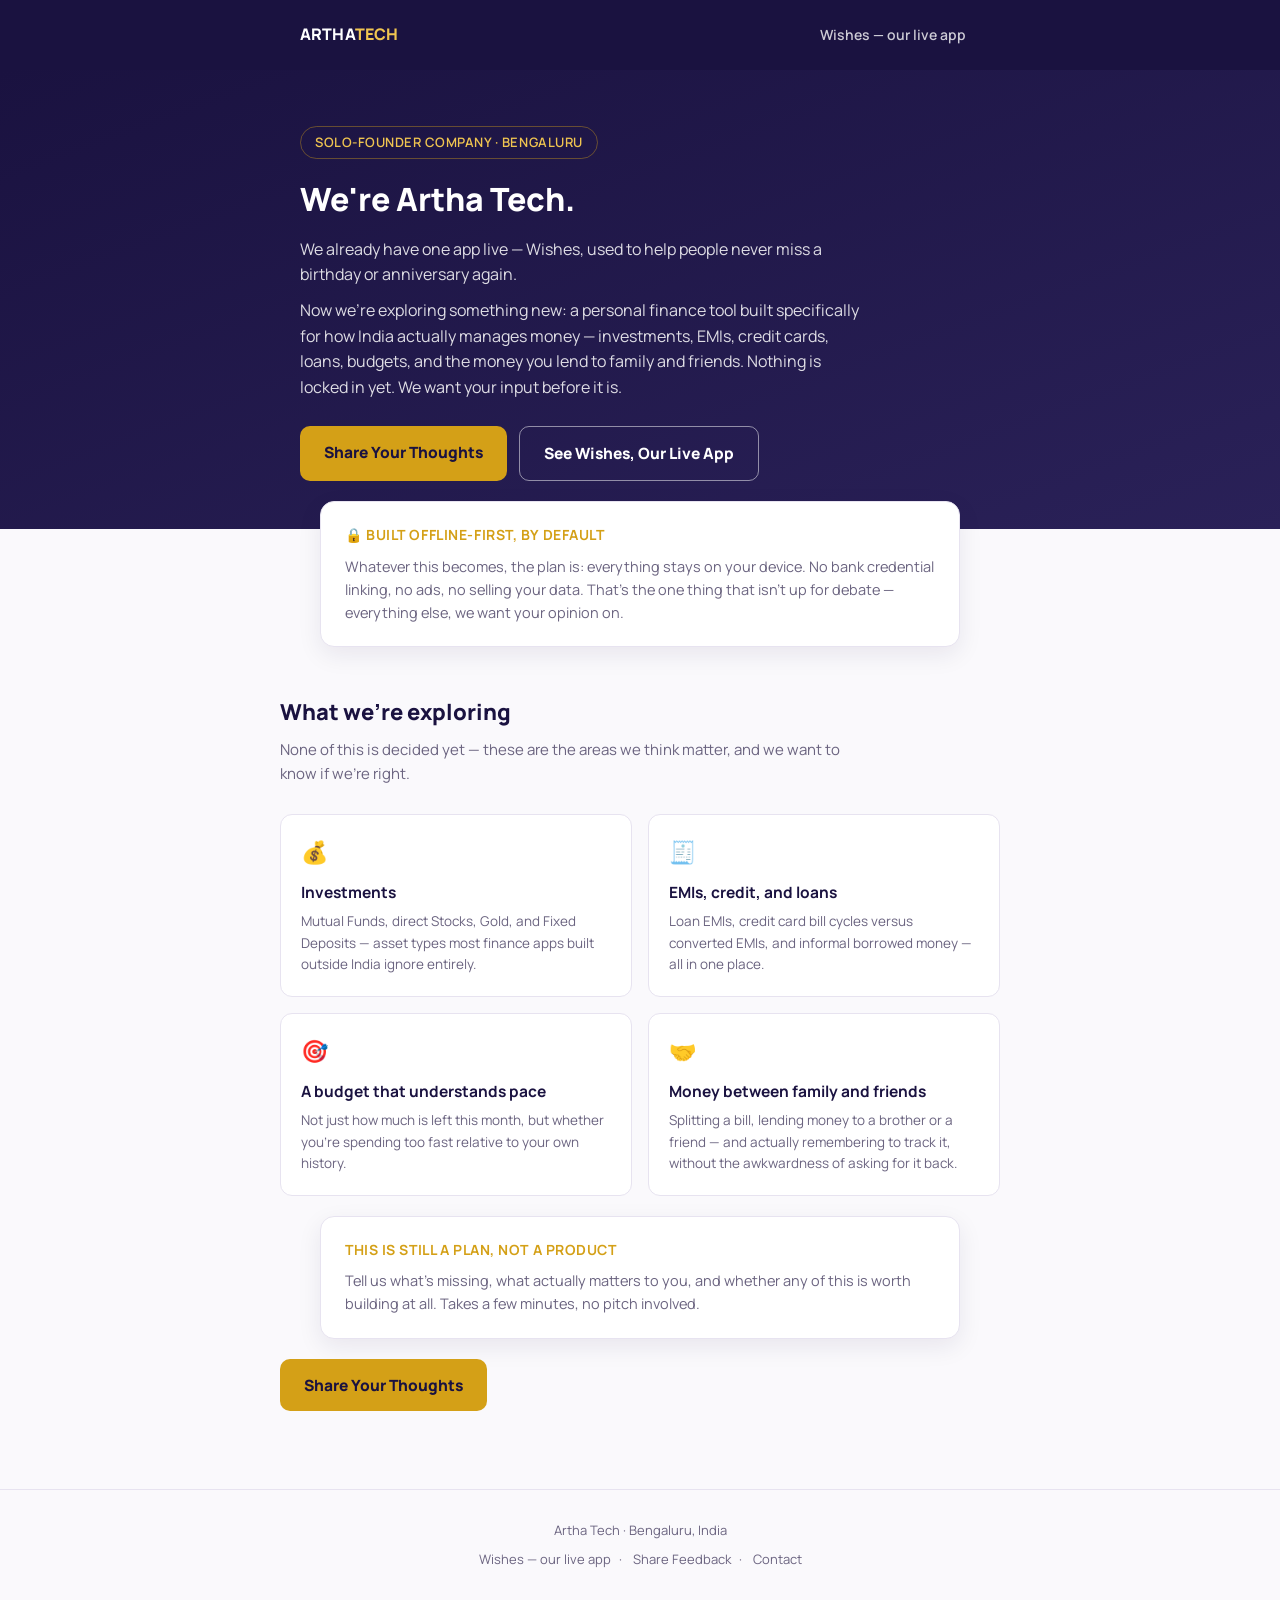
<file: index.html>
<!DOCTYPE html>
<html lang="en">
<head>
<meta charset="UTF-8">
<meta name="viewport" content="width=device-width, initial-scale=1.0">
<title>Artha Tech — Building Something New for India</title>
<meta name="description" content="Artha Tech is a solo-founder company in Bengaluru. We already have one app live, Wishes, and we're exploring a new personal finance tool for India — no pitch, just a plan we want your input on.">
<link rel="preconnect" href="https://fonts.googleapis.com">
<link href="https://fonts.googleapis.com/css2?family=Manrope:wght@400;500;600;700;800&display=swap" rel="stylesheet">
<link rel="stylesheet" href="style.css">
<!-- Plausible analytics — replace data-domain with your real domain once the site is live -->
<script defer data-domain="REPLACE_WITH_YOUR_DOMAIN" src="https://plausible.io/js/script.js"></script>
</head>
<body>

  <div class="topnav">
    <div class="wrap">
      <a class="brand" href="index.html">ARTHA<span>TECH</span></a>
      <div class="links">
        <a href="wishes.html">Wishes — our live app</a>
      </div>
    </div>
  </div>

  <div class="hero theme-indigo">
    <div class="wrap">
      <span class="badge">Solo-Founder Company · Bengaluru</span>
      <h1>We're Artha Tech.</h1>
      <p>We already have one app live — Wishes, used to help people never miss a birthday or anniversary again.</p>
      <p>Now we're exploring something new: a personal finance tool built specifically for how India actually manages money — investments, EMIs, credit cards, loans, budgets, and the money you lend to family and friends. Nothing is locked in yet. We want your input before it is.</p>
      <div class="hero-actions">
        <a class="btn btn-gold" href="feedback.html">Share Your Thoughts</a>
        <a class="btn btn-outline" href="wishes.html">See Wishes, Our Live App</a>
      </div>
    </div>
  </div>

  <div class="wrap">
    <div class="callout gold-accent">
      <h2>🔒 Built offline-first, by default</h2>
      <p>Whatever this becomes, the plan is: everything stays on your device. No bank credential linking, no ads, no selling your data. That's the one thing that isn't up for debate — everything else, we want your opinion on.</p>
    </div>
  </div>

  <div class="wrap section" id="exploring">
    <h2 class="section-title">What we're exploring</h2>
    <p class="section-lead">None of this is decided yet — these are the areas we think matter, and we want to know if we're right.</p>
    <div class="feature-grid">
      <div class="feature-card">
        <span class="emoji">💰</span>
        <h3>Investments</h3>
        <p>Mutual Funds, direct Stocks, Gold, and Fixed Deposits — asset types most finance apps built outside India ignore entirely.</p>
      </div>
      <div class="feature-card">
        <span class="emoji">🧾</span>
        <h3>EMIs, credit, and loans</h3>
        <p>Loan EMIs, credit card bill cycles versus converted EMIs, and informal borrowed money — all in one place.</p>
      </div>
      <div class="feature-card">
        <span class="emoji">🎯</span>
        <h3>A budget that understands pace</h3>
        <p>Not just how much is left this month, but whether you're spending too fast relative to your own history.</p>
      </div>
      <div class="feature-card">
        <span class="emoji">🤝</span>
        <h3>Money between family and friends</h3>
        <p>Splitting a bill, lending money to a brother or a friend — and actually remembering to track it, without the awkwardness of asking for it back.</p>
      </div>
    </div>
  </div>

  <div class="wrap section" style="padding-top:0;">
    <div class="callout gold-accent">
      <h2>This is still a plan, not a product</h2>
      <p>Tell us what's missing, what actually matters to you, and whether any of this is worth building at all. Takes a few minutes, no pitch involved.</p>
    </div>
    <div style="margin-top:20px;">
      <a class="btn btn-gold" href="feedback.html">Share Your Thoughts</a>
    </div>
  </div>

  <footer>
    <div>Artha Tech · Bengaluru, India</div>
    <div class="foot-links">
      <a href="wishes.html">Wishes — our live app</a>·
      <a href="feedback.html">Share Feedback</a>·
      <a href="mailto:helloartha.dev@gmail.com">Contact</a>
    </div>
  </footer>

</body>
</html>
</file>
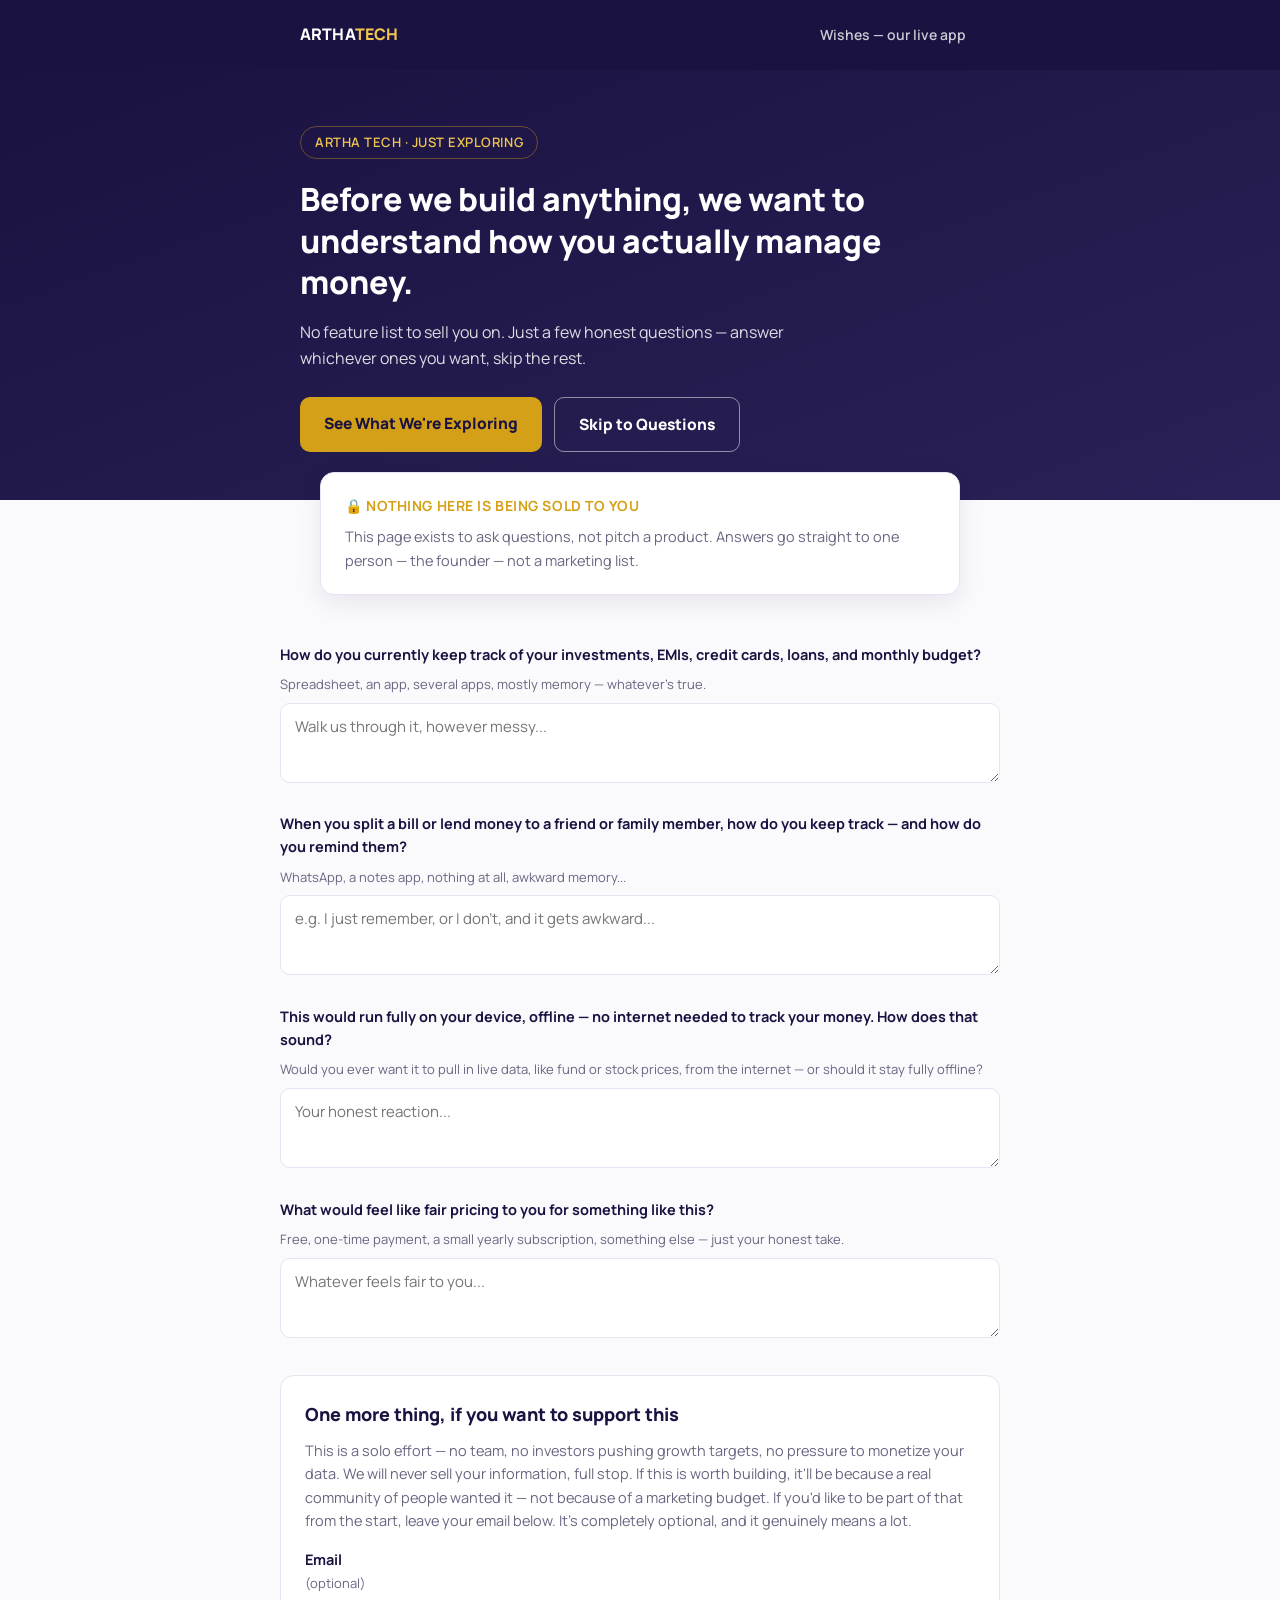
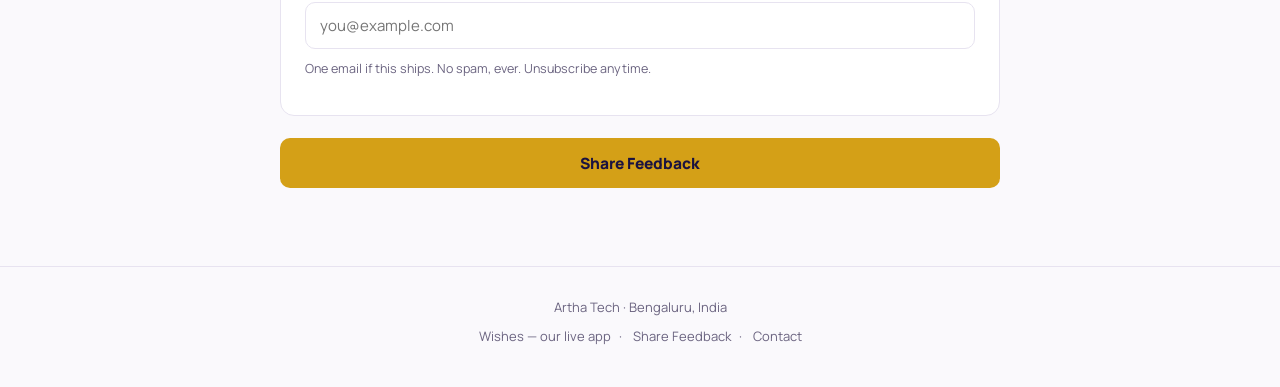
<file: feedback.html>
<!DOCTYPE html>
<html lang="en">
<head>
<meta charset="UTF-8">
<meta name="viewport" content="width=device-width, initial-scale=1.0">
<title>Artha Tech — What Should We Build?</title>
<meta name="description" content="We're exploring a new personal finance app for India. No pitch, just a few honest questions about how you track money today.">
<link rel="preconnect" href="https://fonts.googleapis.com">
<link href="https://fonts.googleapis.com/css2?family=Manrope:wght@400;500;600;700;800&display=swap" rel="stylesheet">
<link rel="stylesheet" href="style.css">
<!-- Plausible analytics — replace data-domain with your real domain once the site is live -->
<script defer data-domain="REPLACE_WITH_YOUR_DOMAIN" src="https://plausible.io/js/script.js"></script>
</head>
<body>

  <div class="topnav">
    <div class="wrap">
      <a class="brand" href="index.html">ARTHA<span>TECH</span></a>
      <div class="links">
        <a href="wishes.html">Wishes — our live app</a>
      </div>
    </div>
  </div>

  <div class="hero theme-indigo">
    <div class="wrap">
      <span class="badge">Artha Tech · Just Exploring</span>
      <h1>Before we build anything, we want to understand how you actually manage money.</h1>
      <p>No feature list to sell you on. Just a few honest questions — answer whichever ones you want, skip the rest.</p>
      <div class="hero-actions">
        <a class="btn btn-gold" href="index.html">See What We're Exploring</a>
        <a class="btn btn-outline" href="#feedbackForm">Skip to Questions</a>
      </div>
    </div>
  </div>

  <div class="wrap">
    <div class="callout gold-accent">
      <h2>🔒 Nothing here is being sold to you</h2>
      <p>This page exists to ask questions, not pitch a product. Answers go straight to one person — the founder — not a marketing list.</p>
    </div>
  </div>

  <div class="wrap section">
    <form id="feedbackForm" class="feedback-form" action="https://script.google.com/macros/s/AKfycbxO-vScwlLLzhnPAxHH_HUtUbdCcu-FFGnN-4s6emYZ1aK2CUh7-Nve2tVzm818XRjByQ/exec" method="POST" target="hidden_iframe_feedback">

      <div class="field">
        <label for="trackingHabits">How do you currently keep track of your investments, EMIs, credit cards, loans, and monthly budget?</label>
        <p class="hint" style="margin-bottom:8px;">Spreadsheet, an app, several apps, mostly memory — whatever's true.</p>
        <textarea id="trackingHabits" name="trackingHabits" placeholder="Walk us through it, however messy..."></textarea>
      </div>

      <div class="field">
        <label for="splitLendingHabits">When you split a bill or lend money to a friend or family member, how do you keep track — and how do you remind them?</label>
        <p class="hint" style="margin-bottom:8px;">WhatsApp, a notes app, nothing at all, awkward memory...</p>
        <textarea id="splitLendingHabits" name="splitLendingHabits" placeholder="e.g. I just remember, or I don't, and it gets awkward..."></textarea>
      </div>

      <div class="field">
        <label for="offlineOpinion">This would run fully on your device, offline — no internet needed to track your money. How does that sound?</label>
        <p class="hint" style="margin-bottom:8px;">Would you ever want it to pull in live data, like fund or stock prices, from the internet — or should it stay fully offline?</p>
        <textarea id="offlineOpinion" name="offlineOpinion" placeholder="Your honest reaction..."></textarea>
      </div>

      <div class="field">
        <label for="pricingOpinion">What would feel like fair pricing to you for something like this?</label>
        <p class="hint" style="margin-bottom:8px;">Free, one-time payment, a small yearly subscription, something else — just your honest take.</p>
        <textarea id="pricingOpinion" name="pricingOpinion" placeholder="Whatever feels fair to you..."></textarea>
      </div>

      <div class="notify-box">
        <h2 class="section-title" style="font-size:18px; margin-bottom:10px;">One more thing, if you want to support this</h2>
        <p style="color:var(--muted); font-size:14.5px; margin:0 0 16px;">This is a solo effort — no team, no investors pushing growth targets, no pressure to monetize your data. We will never sell your information, full stop. If this is worth building, it'll be because a real community of people wanted it — not because of a marketing budget. If you'd like to be part of that from the start, leave your email below. It's completely optional, and it genuinely means a lot.</p>
        <div class="field" style="margin-bottom:0;">
          <label for="email">Email <span class="hint">(optional)</span></label>
          <input type="email" id="email" name="email" placeholder="you@example.com">
        </div>
        <p class="notify-note">One email if this ships. No spam, ever. Unsubscribe anytime.</p>
      </div>

      <input type="hidden" name="formType" value="feedback">
      <input type="hidden" name="source" value="main-feedback-page">

      <button type="submit" class="btn btn-gold" id="submitBtn" style="width:100%;">Share Feedback</button>
    </form>

    <iframe name="hidden_iframe_feedback" id="hidden_iframe_feedback" style="display:none;"></iframe>

    <div class="thankyou" id="thankyou">
      <div class="icon">✓</div>
      <h2>Thank you — this genuinely helps.</h2>
      <p>Whatever you shared just went straight to a real person building this. If you left an email, we'll be in touch when there's something real to share — nothing before that.</p>
    </div>
  </div>

  <footer>
    <div>Artha Tech · Bengaluru, India</div>
    <div class="foot-links">
      <a href="wishes.html">Wishes — our live app</a>·
      <a href="feedback.html">Share Feedback</a>·
      <a href="mailto:helloartha.dev@gmail.com">Contact</a>
    </div>
  </footer>

  <script>
    // The real submission target is the form's own "action" attribute above —
    // replace PASTE_YOUR_APPS_SCRIPT_WEB_APP_URL_HERE there with your deployed
    // Apps Script Web App URL (see SETUP.md). This form submits natively
    // (not via fetch) to a hidden iframe, which avoids a known issue where
    // Apps Script Web Apps silently downgrade a fetch POST to a GET on redirect.

    const form = document.getElementById('feedbackForm');
    const thankyou = document.getElementById('thankyou');
    const submitBtn = document.getElementById('submitBtn');
    const iframe = document.getElementById('hidden_iframe_feedback');
    let submitted = false;

    form.addEventListener('submit', function () {
      submitted = true;
      submitBtn.disabled = true;
      submitBtn.textContent = 'Sending...';
      // No preventDefault — let the browser submit the form natively.
    });

    iframe.addEventListener('load', function () {
      if (!submitted) return; // ignore the iframe's initial blank load
      form.style.display = 'none';
      thankyou.style.display = 'block';
      window.scrollTo({ top: 0, behavior: 'smooth' });
    });
  </script>

</body>
</html>
</file>
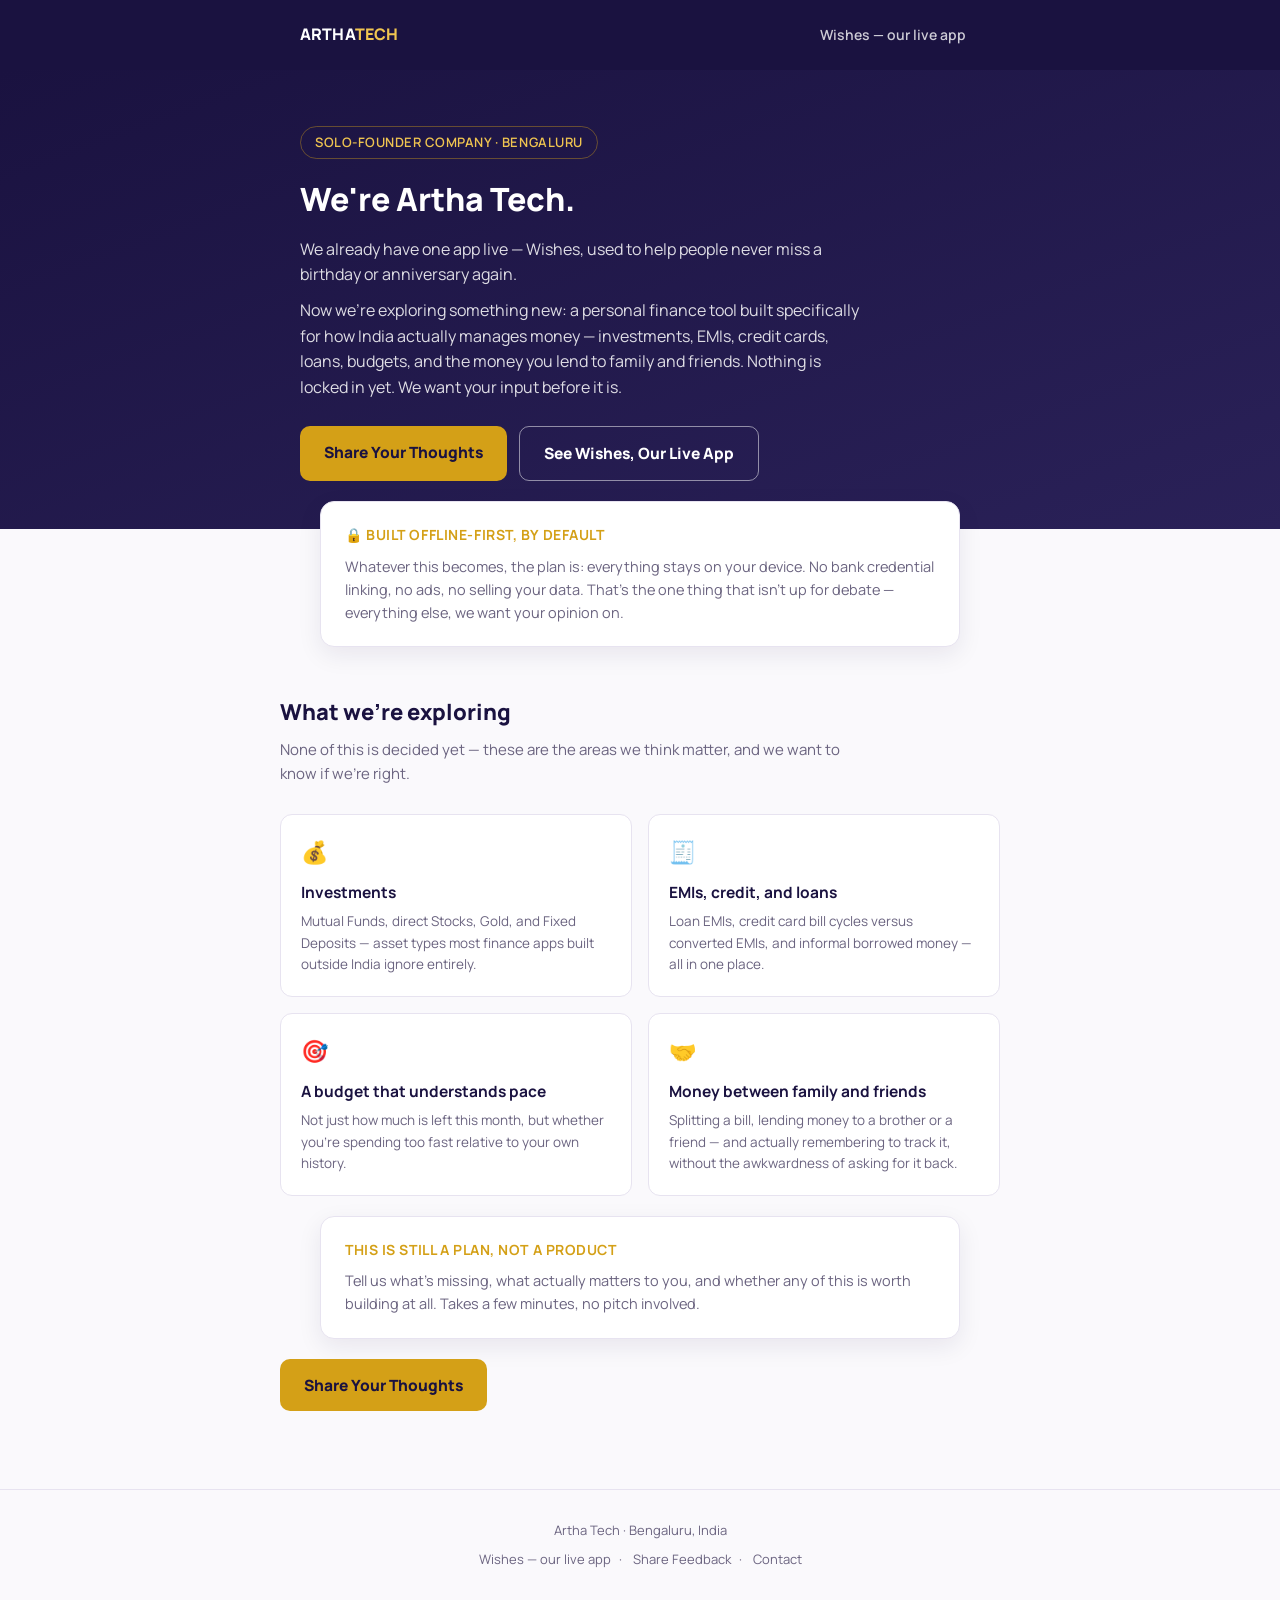
<file: finance.html>
<!DOCTYPE html>
<html lang="en">
<head>
<meta charset="UTF-8">
<meta http-equiv="refresh" content="0; url=index.html">
<link rel="canonical" href="index.html">
<title>Artha Tech — Redirecting…</title>
</head>
<body>
  <!-- This file exists only so old links to /finance.html keep working.
       The real, maintained page is index.html — edit that one, not this one. -->
  <p>Redirecting to <a href="index.html">Artha Tech</a>…</p>
</body>
</html>
</file>
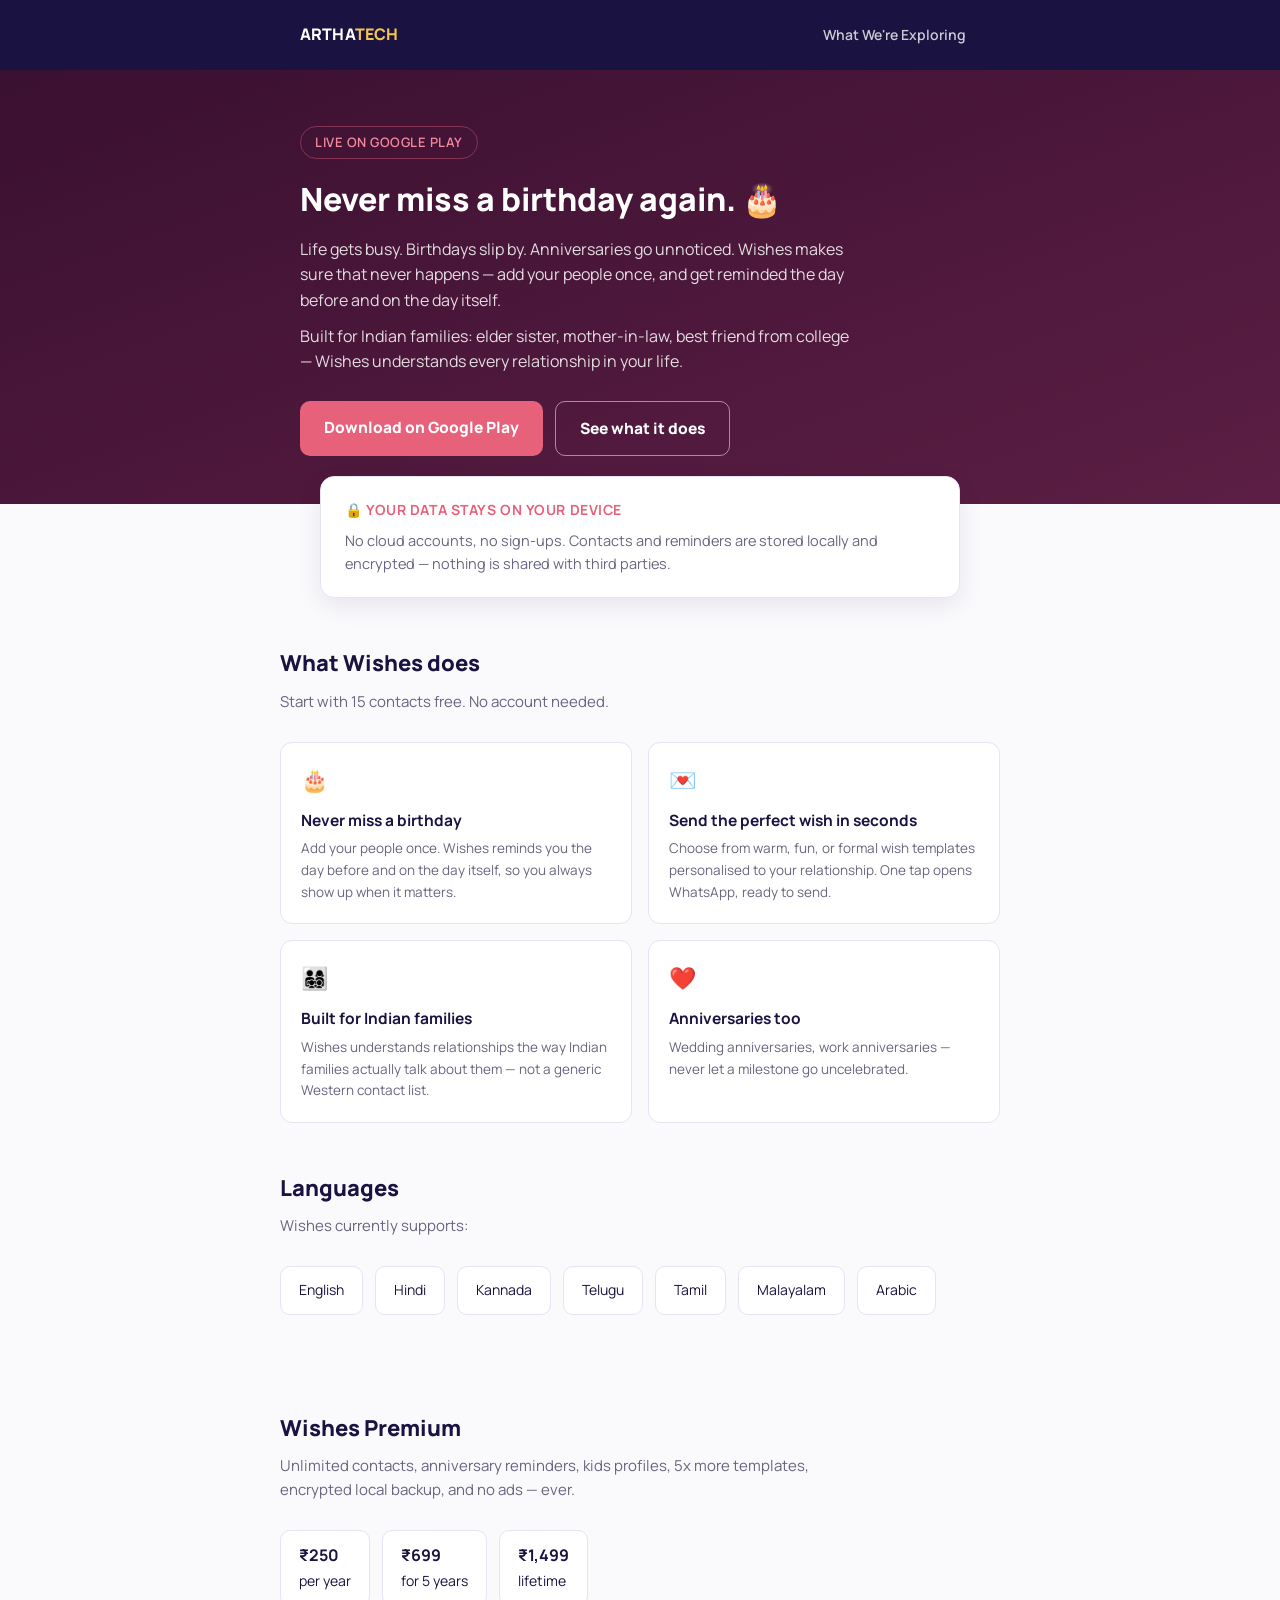
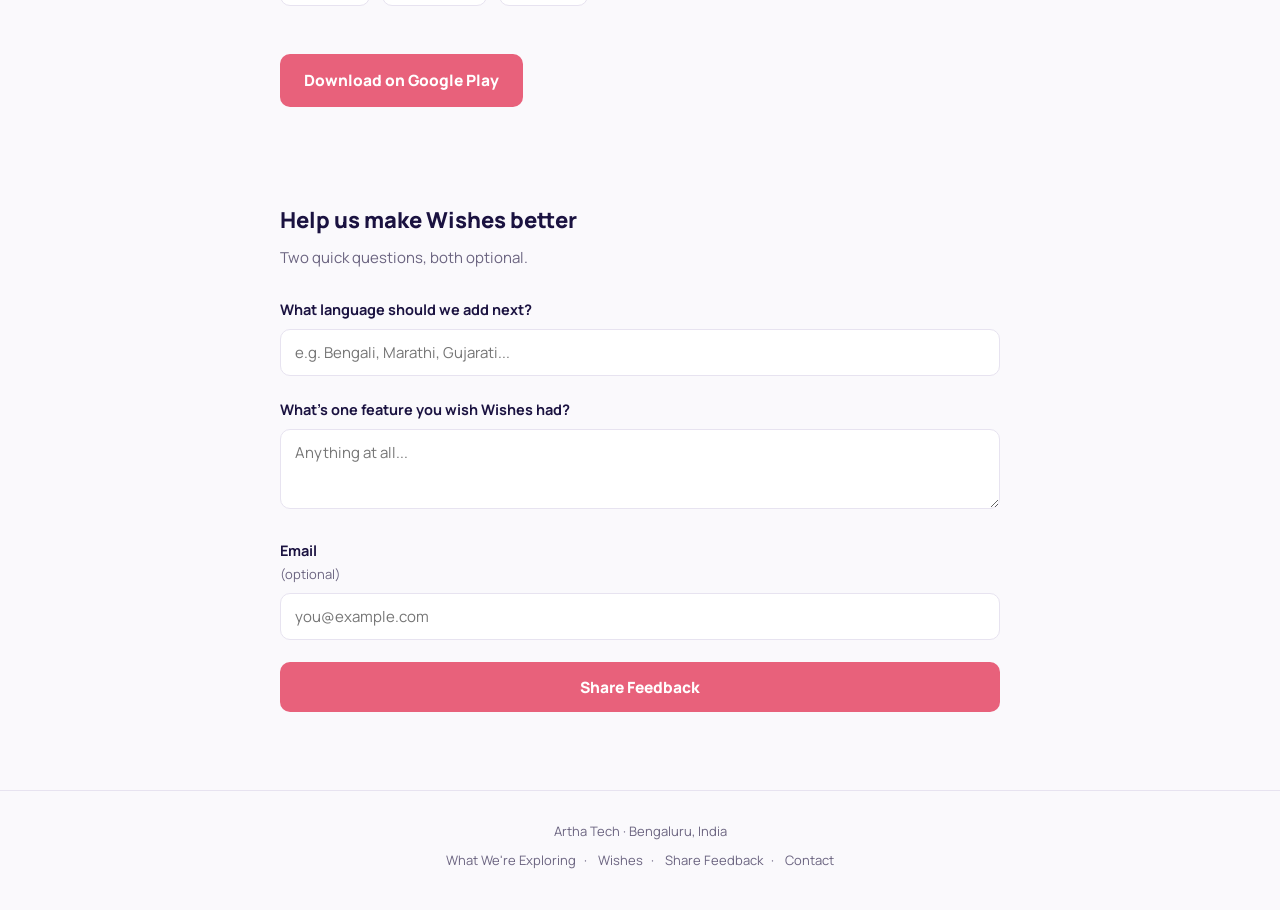
<file: wishes.html>
<!DOCTYPE html>
<html lang="en">
<head>
<meta charset="UTF-8">
<meta name="viewport" content="width=device-width, initial-scale=1.0">
<title>Wishes — Never Miss a Birthday | Artha Tech</title>
<meta name="description" content="Never miss a birthday. Send heartfelt wishes to people you love. Built for Indian families — reminders, WhatsApp-ready templates, and anniversaries too.">
<link rel="preconnect" href="https://fonts.googleapis.com">
<link href="https://fonts.googleapis.com/css2?family=Manrope:wght@400;500;600;700;800&display=swap" rel="stylesheet">
<link rel="stylesheet" href="style.css">
<!-- Plausible analytics — replace data-domain with your real domain once the site is live -->
<script defer data-domain="REPLACE_WITH_YOUR_DOMAIN" src="https://plausible.io/js/script.js"></script>
</head>
<body>

  <div class="topnav">
    <div class="wrap">
      <a class="brand" href="index.html">ARTHA<span>TECH</span></a>
      <div class="links">
        <a href="index.html">What We're Exploring</a>
      </div>
    </div>
  </div>

  <div class="hero theme-coral">
    <div class="wrap">
      <span class="badge">Live on Google Play</span>
      <h1>Never miss a birthday again. 🎂</h1>
      <p>Life gets busy. Birthdays slip by. Anniversaries go unnoticed. Wishes makes sure that never happens — add your people once, and get reminded the day before and on the day itself.</p>
      <p>Built for Indian families: elder sister, mother-in-law, best friend from college — Wishes understands every relationship in your life.</p>
      <div class="hero-actions">
        <a class="btn btn-coral" href="https://play.google.com/store/apps/details?id=com.artha.wishes" target="_blank" rel="noopener">Download on Google Play</a>
        <a class="btn btn-outline" href="#features">See what it does</a>
      </div>
    </div>
  </div>

  <div class="wrap">
    <div class="callout coral-accent">
      <h2>🔒 Your data stays on your device</h2>
      <p>No cloud accounts, no sign-ups. Contacts and reminders are stored locally and encrypted — nothing is shared with third parties.</p>
    </div>
  </div>

  <div class="wrap section" id="features">
    <h2 class="section-title">What Wishes does</h2>
    <p class="section-lead">Start with 15 contacts free. No account needed.</p>
    <div class="feature-grid">
      <div class="feature-card">
        <span class="emoji">🎂</span>
        <h3>Never miss a birthday</h3>
        <p>Add your people once. Wishes reminds you the day before and on the day itself, so you always show up when it matters.</p>
      </div>
      <div class="feature-card">
        <span class="emoji">💌</span>
        <h3>Send the perfect wish in seconds</h3>
        <p>Choose from warm, fun, or formal wish templates personalised to your relationship. One tap opens WhatsApp, ready to send.</p>
      </div>
      <div class="feature-card">
        <span class="emoji">👨‍👩‍👧‍👦</span>
        <h3>Built for Indian families</h3>
        <p>Wishes understands relationships the way Indian families actually talk about them — not a generic Western contact list.</p>
      </div>
      <div class="feature-card">
        <span class="emoji">❤️</span>
        <h3>Anniversaries too</h3>
        <p>Wedding anniversaries, work anniversaries — never let a milestone go uncelebrated.</p>
      </div>
    </div>
  </div>

  <div class="wrap section" style="padding-top:0;">
    <h2 class="section-title">Languages</h2>
    <p class="section-lead">Wishes currently supports:</p>
    <div class="price-row">
      <div class="price-chip">English</div>
      <div class="price-chip">Hindi</div>
      <div class="price-chip">Kannada</div>
      <div class="price-chip">Telugu</div>
      <div class="price-chip">Tamil</div>
      <div class="price-chip">Malayalam</div>
      <div class="price-chip">Arabic</div>
    </div>
  </div>

  <div class="wrap section">
    <h2 class="section-title">Wishes Premium</h2>
    <p class="section-lead">Unlimited contacts, anniversary reminders, kids profiles, 5x more templates, encrypted local backup, and no ads — ever.</p>
    <div class="price-row">
      <div class="price-chip"><strong>₹250</strong>per year</div>
      <div class="price-chip"><strong>₹699</strong>for 5 years</div>
      <div class="price-chip"><strong>₹1,499</strong>lifetime</div>
    </div>
  </div>

  <div class="wrap section" style="padding-top:0;">
    <a class="btn btn-coral" href="https://play.google.com/store/apps/details?id=com.artha.wishes" target="_blank" rel="noopener">Download on Google Play</a>
  </div>

  <div class="wrap section" id="wishesFeedbackSection">
    <h2 class="section-title">Help us make Wishes better</h2>
    <p class="section-lead">Two quick questions, both optional.</p>

    <form id="wishesFeedbackForm" class="feedback-form" action="https://script.google.com/macros/s/AKfycbxO-vScwlLLzhnPAxHH_HUtUbdCcu-FFGnN-4s6emYZ1aK2CUh7-Nve2tVzm818XRjByQ/exec" method="POST" target="hidden_iframe_wishes">
      <div class="field">
        <label for="languageRequest">What language should we add next?</label>
        <input type="text" id="languageRequest" name="languageRequest" placeholder="e.g. Bengali, Marathi, Gujarati...">
      </div>

      <div class="field">
        <label for="featureRequest">What's one feature you wish Wishes had?</label>
        <textarea id="featureRequest" name="featureRequest" placeholder="Anything at all..."></textarea>
      </div>

      <div class="field">
        <label for="wishesEmail">Email <span class="hint">(optional)</span></label>
        <input type="email" id="wishesEmail" name="email" placeholder="you@example.com">
      </div>

      <input type="hidden" name="formType" value="wishesFeedback">
      <input type="hidden" name="source" value="wishes-page">

      <button type="submit" class="btn btn-coral" id="wishesSubmitBtn" style="width:100%;">Share Feedback</button>
    </form>

    <iframe name="hidden_iframe_wishes" id="hidden_iframe_wishes" style="display:none;"></iframe>

    <div class="thankyou" id="wishesThankyou">
      <div class="icon">✓</div>
      <h2>Thank you!</h2>
      <p>Your thoughts just went straight to the person who builds Wishes.</p>
    </div>
  </div>

  <footer>
    <div>Artha Tech · Bengaluru, India</div>
    <div class="foot-links">
      <a href="index.html">What We're Exploring</a>·
      <a href="wishes.html">Wishes</a>·
      <a href="feedback.html">Share Feedback</a>·
      <a href="mailto:helloartha.dev@gmail.com">Contact</a>
    </div>
  </footer>

  <script>
    // The real submission target is the form's own "action" attribute above —
    // replace PASTE_YOUR_APPS_SCRIPT_WEB_APP_URL_HERE there with your deployed
    // Apps Script Web App URL (see SETUP.md). This form submits natively
    // (not via fetch) to a hidden iframe, which avoids a known issue where
    // Apps Script Web Apps silently downgrade a fetch POST to a GET on redirect.

    const wishesForm = document.getElementById('wishesFeedbackForm');
    const wishesThankyou = document.getElementById('wishesThankyou');
    const wishesSubmitBtn = document.getElementById('wishesSubmitBtn');
    const wishesIframe = document.getElementById('hidden_iframe_wishes');
    let wishesSubmitted = false;

    wishesForm.addEventListener('submit', function () {
      wishesSubmitted = true;
      wishesSubmitBtn.disabled = true;
      wishesSubmitBtn.textContent = 'Sending...';
      // No preventDefault — let the browser submit the form natively.
    });

    wishesIframe.addEventListener('load', function () {
      if (!wishesSubmitted) return; // ignore the iframe's initial blank load
      wishesForm.style.display = 'none';
      wishesThankyou.style.display = 'block';
    });
  </script>

</body>
</html>
</file>
<file: style.css>
/* Artha Tech — shared site shell (nav, footer, buttons, cards, layout) */

:root {
  --indigo: #1A1240;
  --indigo-light: #2A2158;
  --gold: #D4A017;
  --gold-light: #F0C550;
  --coral: #E8617B;
  --coral-light: #F5899E;
  --ink: #1A1240;
  --muted: #6B6480;
  --bg: #FAF9FC;
  --card: #FFFFFF;
  --border: #E7E3F0;
}

* { box-sizing: border-box; }

body {
  margin: 0;
  font-family: 'Manrope', -apple-system, BlinkMacSystemFont, sans-serif;
  background: var(--bg);
  color: var(--ink);
  line-height: 1.6;
}

.wrap { max-width: 720px; margin: 0 auto; padding: 0 20px; }

a { color: inherit; }

/* ---------- Top nav ---------- */
.topnav {
  background: var(--indigo);
  padding: 16px 0;
}
.topnav .wrap {
  display: flex;
  align-items: center;
  justify-content: space-between;
  flex-wrap: wrap;
  gap: 10px;
}
.topnav .brand {
  color: #fff;
  font-weight: 800;
  font-size: 16px;
  text-decoration: none;
  letter-spacing: 0.01em;
}
.topnav .brand span { color: var(--gold-light); }
.topnav .links {
  display: flex;
  gap: 6px;
  flex-wrap: wrap;
}
.topnav .links a {
  color: rgba(255,255,255,0.78);
  text-decoration: none;
  font-size: 14px;
  font-weight: 600;
  padding: 8px 14px;
  border-radius: 999px;
  transition: background 0.15s, color 0.15s;
}
.topnav .links a:hover { background: rgba(255,255,255,0.08); color: #fff; }
.topnav .links a.active { background: var(--gold); color: var(--indigo); }

/* ---------- Hero ---------- */
.hero {
  color: #fff;
  padding: 56px 0 48px;
}
.hero.theme-indigo { background: linear-gradient(160deg, var(--indigo) 0%, var(--indigo-light) 100%); }
.hero.theme-coral { background: linear-gradient(160deg, #3A1030 0%, #5C1E44 100%); }

.hero .badge {
  display: inline-block;
  font-size: 13px;
  font-weight: 600;
  letter-spacing: 0.04em;
  text-transform: uppercase;
  border-radius: 999px;
  padding: 5px 14px;
  margin-bottom: 20px;
  border: 1px solid rgba(255,255,255,0.3);
}
.theme-indigo .badge { color: var(--gold-light); border-color: rgba(212,160,23,0.4); }
.theme-coral .badge { color: var(--coral-light); border-color: rgba(232,97,123,0.4); }

.hero h1 {
  font-size: 32px;
  font-weight: 800;
  margin: 0 0 16px;
  line-height: 1.3;
}
.hero p {
  font-size: 16px;
  color: rgba(255,255,255,0.85);
  margin: 0 0 10px;
  max-width: 560px;
}
.hero p:last-of-type { margin-bottom: 0; }
.hero .hero-actions {
  margin-top: 26px;
  display: flex;
  gap: 12px;
  flex-wrap: wrap;
}

/* ---------- Buttons ---------- */
.btn {
  display: inline-block;
  font-family: inherit;
  font-size: 15.5px;
  font-weight: 800;
  padding: 14px 24px;
  border-radius: 10px;
  border: none;
  cursor: pointer;
  text-decoration: none;
  transition: transform 0.1s, background 0.15s;
}
.btn:active { transform: scale(0.98); }
.btn-gold { background: var(--gold); color: var(--indigo); }
.btn-gold:hover { background: var(--gold-light); }
.btn-coral { background: var(--coral); color: #fff; }
.btn-coral:hover { background: var(--coral-light); }
.btn-outline {
  background: transparent;
  color: #fff;
  border: 1.5px solid rgba(255,255,255,0.5);
}
.btn-outline:hover { border-color: #fff; }
.btn:disabled { opacity: 0.6; cursor: not-allowed; }

/* ---------- Safety / callout card ---------- */
.callout {
  background: var(--card);
  margin: -28px auto 0;
  max-width: 640px;
  border-radius: 14px;
  border: 1px solid var(--border);
  box-shadow: 0 8px 24px rgba(26,18,64,0.08);
  padding: 22px 24px;
}
.callout h2 {
  font-size: 14px;
  font-weight: 700;
  text-transform: uppercase;
  letter-spacing: 0.04em;
  margin: 0 0 8px;
  display: flex;
  align-items: center;
  gap: 8px;
}
.callout.gold-accent h2 { color: var(--gold); }
.callout.coral-accent h2 { color: var(--coral); }
.callout p { font-size: 14.5px; color: var(--muted); margin: 0; }

/* ---------- Content sections ---------- */
.section { padding: 48px 0; }
.section h2.section-title {
  font-size: 22px;
  font-weight: 800;
  margin: 0 0 8px;
}
.section p.section-lead {
  color: var(--muted);
  font-size: 15px;
  margin: 0 0 28px;
  max-width: 560px;
}

.feature-grid {
  display: grid;
  grid-template-columns: repeat(2, 1fr);
  gap: 16px;
}
@media (max-width: 560px) { .feature-grid { grid-template-columns: 1fr; } }

.feature-card {
  background: var(--card);
  border: 1px solid var(--border);
  border-radius: 12px;
  padding: 20px;
}
.feature-card .emoji { font-size: 22px; margin-bottom: 10px; display: block; }
.feature-card h3 { font-size: 15.5px; font-weight: 700; margin: 0 0 6px; }
.feature-card p { font-size: 13.5px; color: var(--muted); margin: 0; }

/* ---------- Pricing ---------- */
.price-row {
  display: flex;
  gap: 12px;
  flex-wrap: wrap;
  margin-top: 8px;
}
.price-chip {
  background: var(--card);
  border: 1.5px solid var(--border);
  border-radius: 10px;
  padding: 12px 18px;
  font-size: 14px;
}
.price-chip strong { display: block; font-size: 16px; margin-bottom: 2px; }

/* ---------- Coming soon / notify form ---------- */
.notify-box {
  background: var(--card);
  border: 1.5px solid var(--border);
  border-radius: 14px;
  padding: 24px;
  margin-top: 8px;
}
.notify-row {
  display: flex;
  gap: 10px;
  flex-wrap: wrap;
  margin-top: 14px;
}
.notify-row input[type="email"] {
  flex: 1;
  min-width: 220px;
  padding: 13px 14px;
  border-radius: 10px;
  border: 1.5px solid var(--border);
  font-family: inherit;
  font-size: 15px;
}
.notify-row input:focus { outline: none; border-color: var(--gold); }
.notify-note { font-size: 12.5px; color: var(--muted); margin-top: 10px; }
.notify-success {
  display: none;
  color: var(--indigo);
  font-weight: 700;
  font-size: 14.5px;
  padding: 12px 0 0;
}

/* ---------- Screenshot strip ---------- */
.shot-strip {
  display: flex;
  gap: 10px;
  overflow-x: auto;
  padding: 4px 0 8px;
}
.shot-strip img {
  height: 220px;
  border-radius: 12px;
  border: 1px solid var(--border);
  flex-shrink: 0;
}

/* ---------- Form (feedback page) ---------- */
form.feedback-form { display: flex; flex-direction: column; gap: 22px; }
.field label { display: block; font-weight: 700; font-size: 14.5px; margin-bottom: 8px; }
.field .hint { font-weight: 400; font-size: 13px; color: var(--muted); display: block; margin-top: 2px; }
input[type="text"], input[type="email"], textarea {
  width: 100%;
  padding: 12px 14px;
  border-radius: 10px;
  border: 1.5px solid var(--border);
  font-family: inherit;
  font-size: 15px;
  color: var(--ink);
  background: var(--card);
}
textarea { resize: vertical; min-height: 80px; }
.radio-group { display: flex; flex-direction: column; gap: 8px; }
.radio-option {
  display: flex; align-items: center; gap: 10px;
  padding: 12px 14px; border: 1.5px solid var(--border); border-radius: 10px;
  cursor: pointer; font-size: 15px; background: var(--card);
}
.radio-option:has(input:checked) { border-color: var(--gold); background: #FFFBEF; }
.radio-option input { accent-color: var(--gold); width: 16px; height: 16px; }
.required { color: var(--gold); }

/* ---------- Thank you state ---------- */
.thankyou { display: none; text-align: center; padding: 60px 0 80px; }
.thankyou .icon {
  width: 64px; height: 64px; border-radius: 50%;
  background: var(--gold); color: var(--indigo);
  display: flex; align-items: center; justify-content: center;
  font-size: 30px; margin: 0 auto 20px;
}
.thankyou h2 { font-size: 24px; font-weight: 800; margin: 0 0 12px; }
.thankyou p { color: var(--muted); font-size: 15.5px; max-width: 440px; margin: 0 auto 8px; }

/* ---------- Footer ---------- */
footer {
  text-align: center;
  padding: 30px 0 40px;
  font-size: 13px;
  color: var(--muted);
  border-top: 1px solid var(--border);
  margin-top: 30px;
}
footer .foot-links { margin-top: 8px; }
footer .foot-links a { color: var(--muted); text-decoration: none; margin: 0 8px; }
footer .foot-links a:hover { text-decoration: underline; }
</file>
